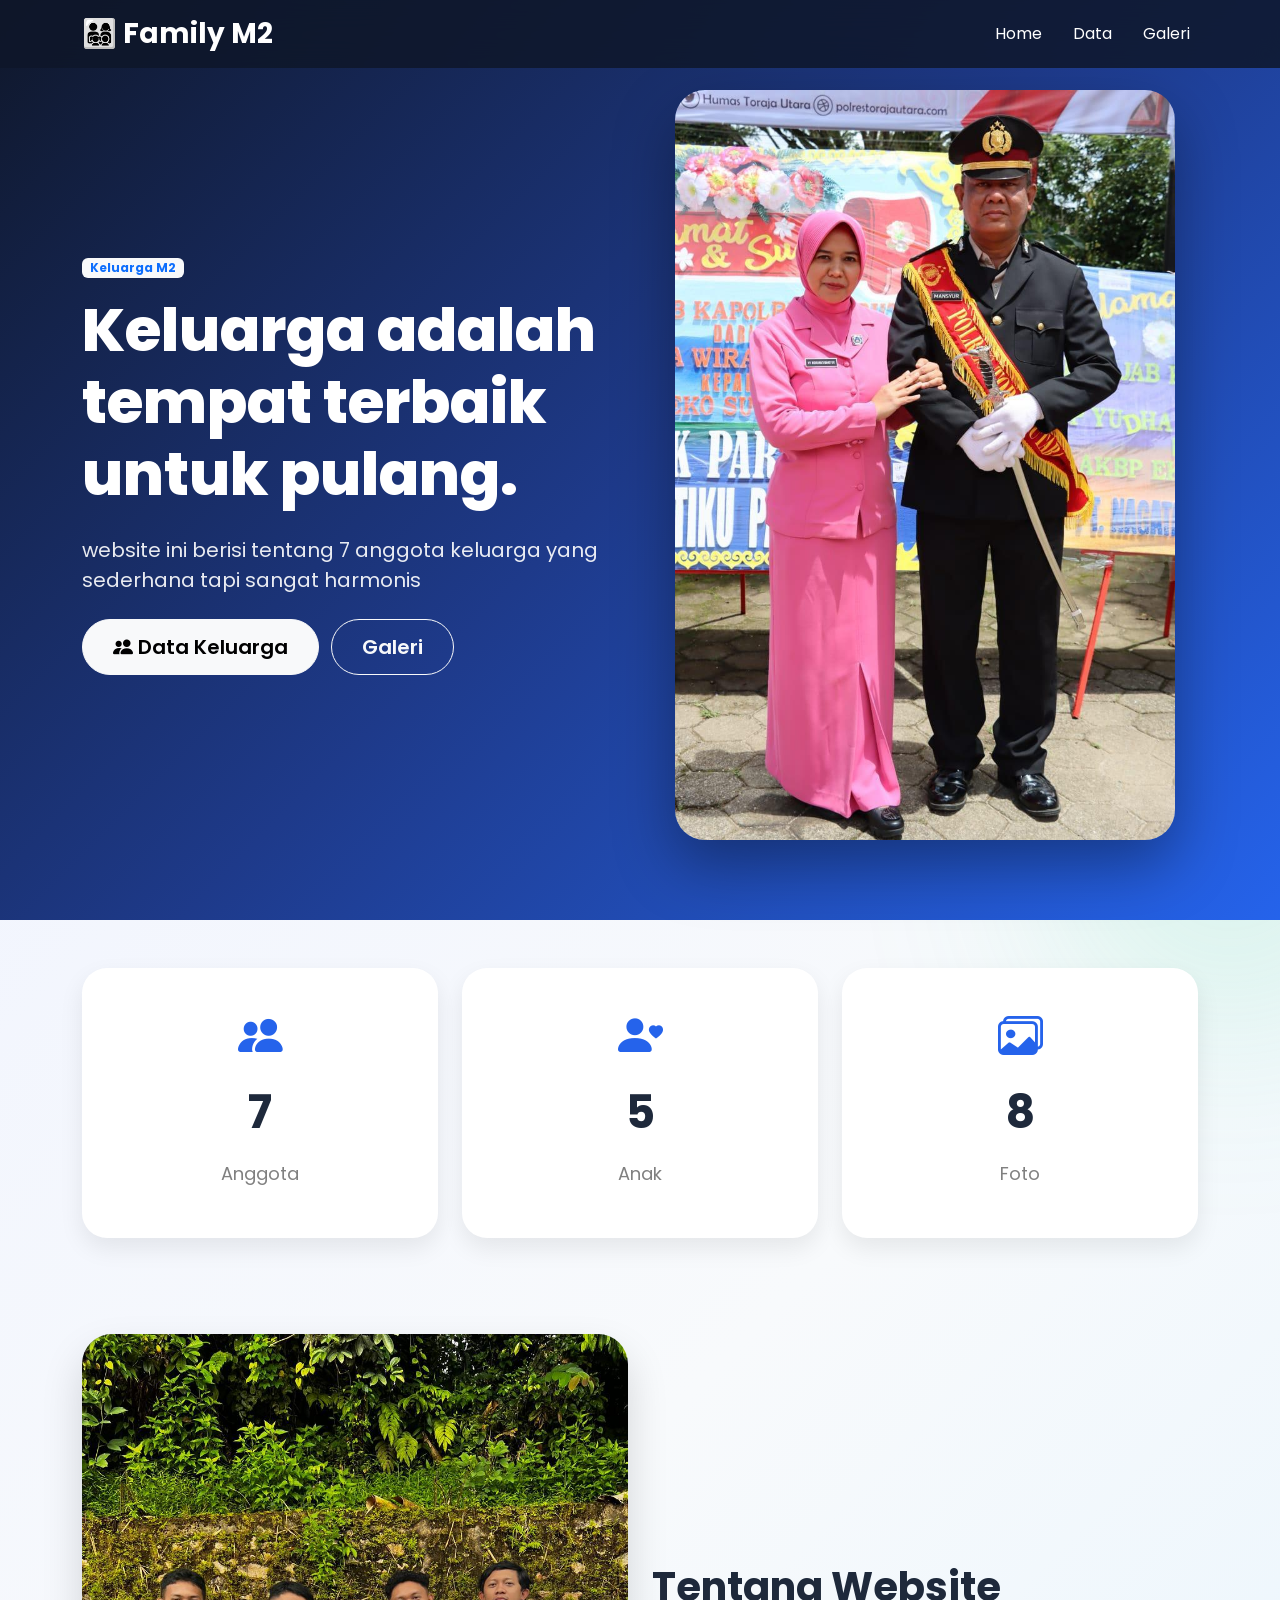
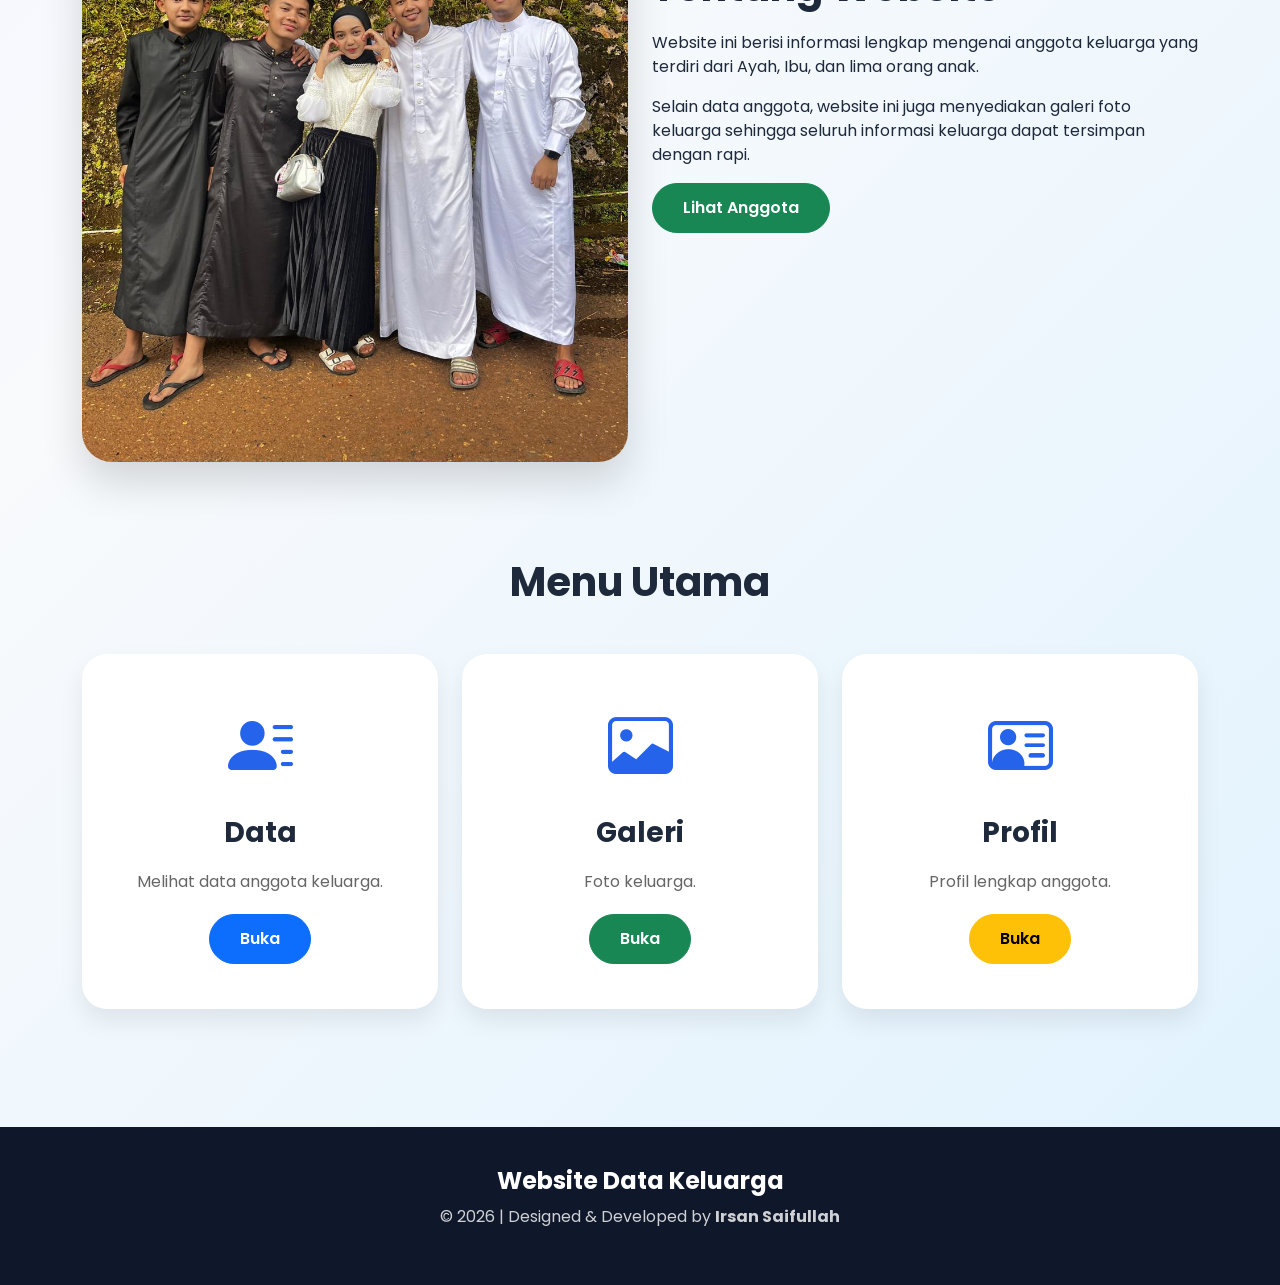
<file: index.html>
<!DOCTYPE html>
<html lang="id">

<head>

<meta charset="UTF-8">

<meta name="viewport"
content="width=device-width, initial-scale=1.0">

<title>Website Data Keluarga</title>

<!-- Bootstrap -->

<link href="https://cdn.jsdelivr.net/npm/bootstrap@5.3.3/dist/css/bootstrap.min.css" rel="stylesheet">

<!-- Bootstrap Icon -->

<link rel="stylesheet"
href="https://cdn.jsdelivr.net/npm/bootstrap-icons@1.11.3/font/bootstrap-icons.min.css">

<!-- Google Font -->

<link rel="preconnect"
href="https://fonts.googleapis.com">

<link rel="preconnect"
href="https://fonts.gstatic.com"
crossorigin>

<link href="https://fonts.googleapis.com/css2?family=Poppins:wght@300;400;500;600;700;800&display=swap"
rel="stylesheet">

<!-- CSS -->

<link rel="stylesheet"
href="css/style.css">

</head>

<body>

<!-- ================= NAVBAR ================= -->

<nav class="navbar navbar-expand-lg navbar-dark fixed-top">

<div class="container">

<a class="navbar-brand fw-bold"
href="#">

👨‍👩‍👧‍👦 Family M2

</a>

<button
class="navbar-toggler"
type="button"
data-bs-toggle="collapse"
data-bs-target="#menu">

<span class="navbar-toggler-icon"></span>

</button>

<div
class="collapse navbar-collapse"
id="menu">

<ul class="navbar-nav ms-auto">

<li class="nav-item">

<a class="nav-link active"
href="index.html">

Home

</a>

</li>

<li class="nav-item">

<a class="nav-link"
href="data.html">

Data

</a>

</li>

<li class="nav-item">

<a class="nav-link"
href="galeri.html">

Galeri

</a>

</li>

</ul>

</div>

</div>

</nav>

<!-- ================= HERO ================= -->

<section class="hero">

<div class="container">

<div class="row align-items-center">

<div class="col-lg-6">

<span class="badge bg-light text-primary mb-3">

Keluarga M2

</span>

<h1>

Keluarga adalah

tempat terbaik

untuk pulang.

</h1>

<p>

website ini berisi tentang 7 anggota keluarga yang sederhana tapi sangat harmonis

</p>

<div class="mt-4">

<a
href="data.html"
class="btn btn-light btn-lg">

<i class="bi bi-people-fill"></i>

Data Keluarga

</a>

<a
href="galeri.html"
class="btn btn-outline-light btn-lg ms-2">

Galeri

</a>

</div>

</div>

<div class="col-lg-6 text-center">

<img
src="images/galeri(2).jpeg"
class="hero-image">

</div>

</div>

</div>

</section>

<!-- ================= STATISTIK ================= -->

<section class="container py-5">

<div class="row g-4">

<div class="col-md-4">

<div class="stat-box">

<i class="bi bi-people-fill"></i>

<h2>

7

</h2>

<p>

Anggota

</p>

</div>

</div>

<div class="col-md-4">

<div class="stat-box">

<i class="bi bi-person-heart"></i>

<h2>

5

</h2>

<p>

Anak

</p>

</div>

</div>

<div class="col-md-4">

<div class="stat-box">

<i class="bi bi-images"></i>

<h2>

8

</h2>

<p>

Foto

</p>

</div>

</div>

</div>

</section>

<!-- ================= TENTANG ================= -->

<section class="container py-5">

<div class="row align-items-center">

<div class="col-lg-6">

<img
src="images/galeri(1).jpeg"
class="about-img">

</div>

<div class="col-lg-6">

<h2>

Tentang Website

</h2>

<p>

Website ini berisi informasi lengkap mengenai anggota keluarga yang terdiri dari Ayah, Ibu, dan lima orang anak.

</p>

<p>

Selain data anggota, website ini juga menyediakan galeri foto keluarga sehingga seluruh informasi keluarga dapat tersimpan dengan rapi.

</p>

<a
href="data.html"
class="btn btn-success">

Lihat Anggota

</a>

</div>

</div>

</section>

<!-- ================= MENU ================= -->

<section class="container py-5">

<h2 class="text-center mb-5">

Menu Utama

</h2>

<div class="row g-4">

<div class="col-lg-4">

<div class="menu-card">

<i class="bi bi-person-lines-fill"></i>

<h3>

Data

</h3>

<p>

Melihat data anggota keluarga.

</p>

<a
href="data.html"
class="btn btn-primary">

Buka

</a>

</div>

</div>

<div class="col-lg-4">

<div class="menu-card">

<i class="bi bi-image"></i>

<h3>

Galeri

</h3>

<p>

Foto keluarga.

</p>

<a
href="galeri.html"
class="btn btn-success">

Buka

</a>

</div>

</div>

<div class="col-lg-4">

<div class="menu-card">

<i class="bi bi-person-vcard"></i>

<h3>

Profil

</h3>

<p>

Profil lengkap anggota.

</p>

<a
href="data.html"
class="btn btn-warning">

Buka

</a>

</div>

</div>

</div>

</section>

<footer>

<h4>Website Data Keluarga</h4>

<p>
© 2026 | Designed & Developed by
<strong>Irsan Saifullah</strong>
</p>

</footer>

<script src="https://cdn.jsdelivr.net/npm/bootstrap@5.3.3/dist/js/bootstrap.bundle.min.js"></script>

</body>

</html>
</file>
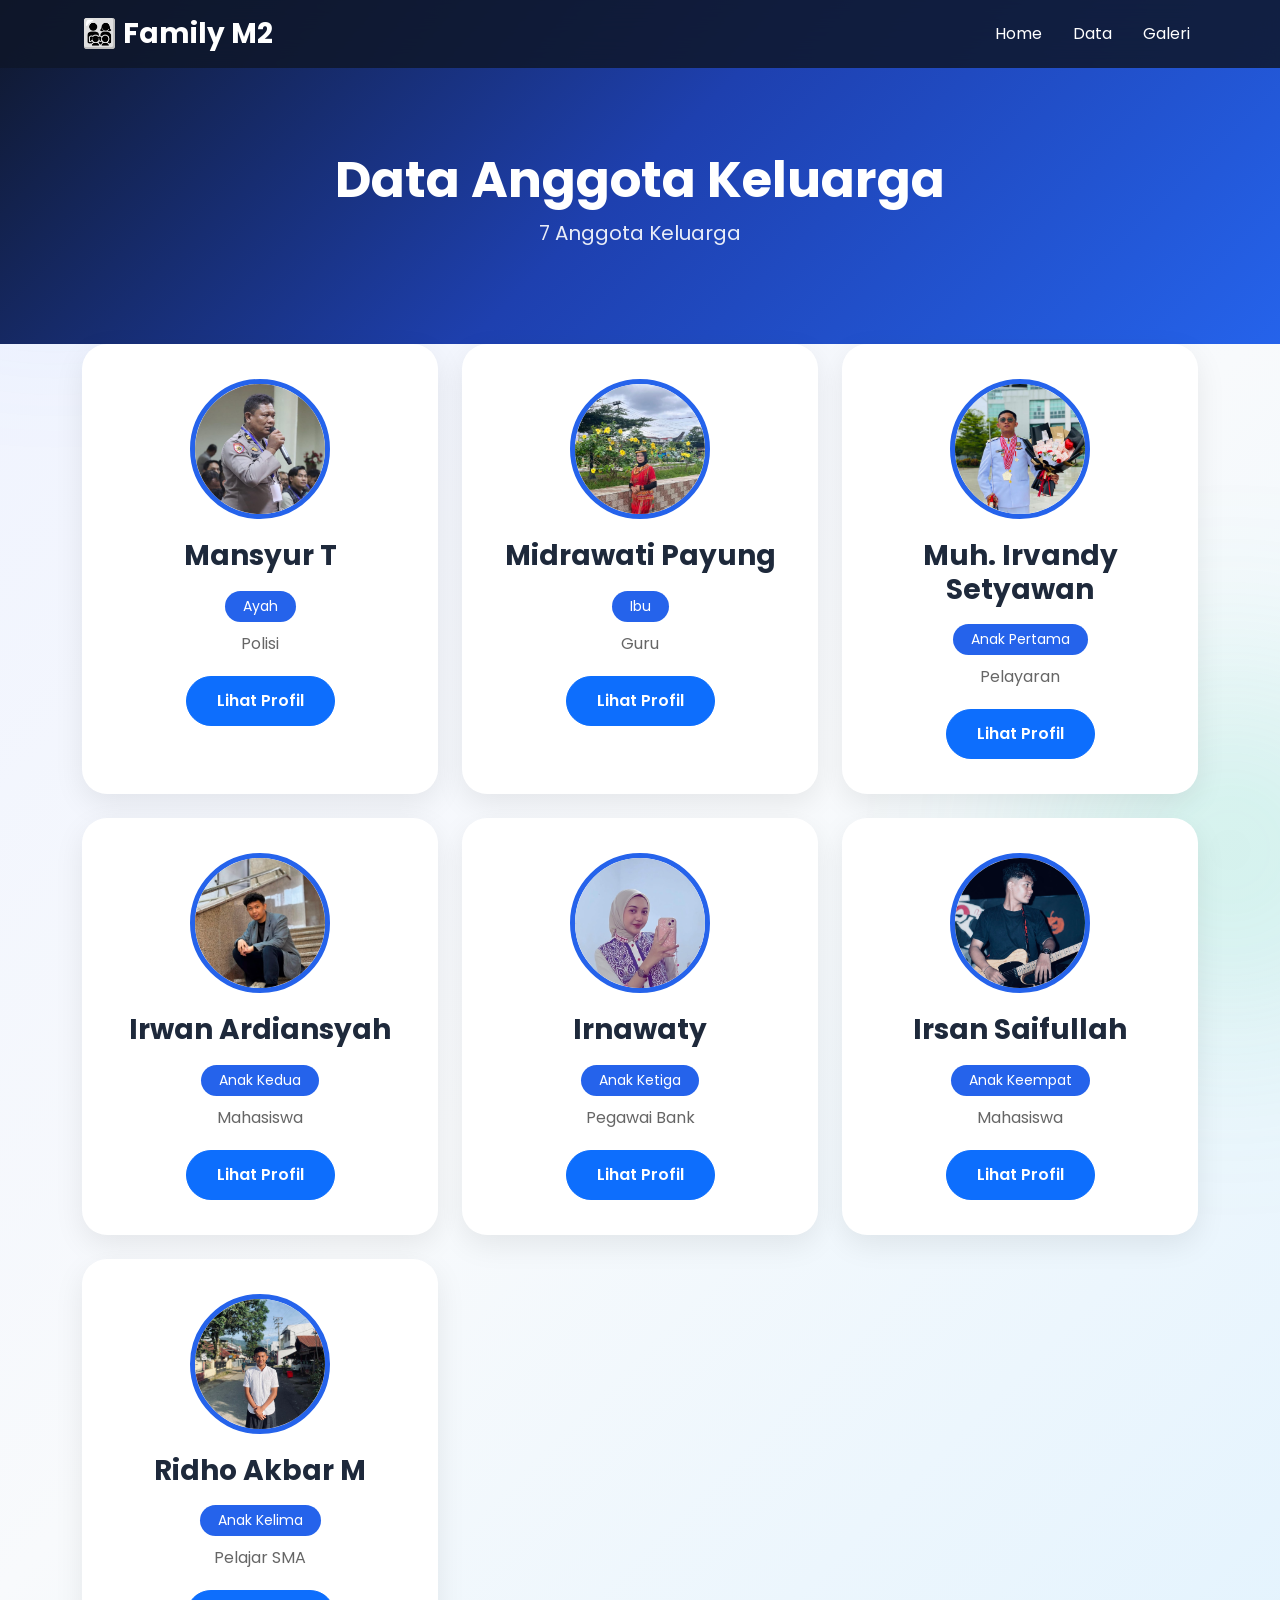
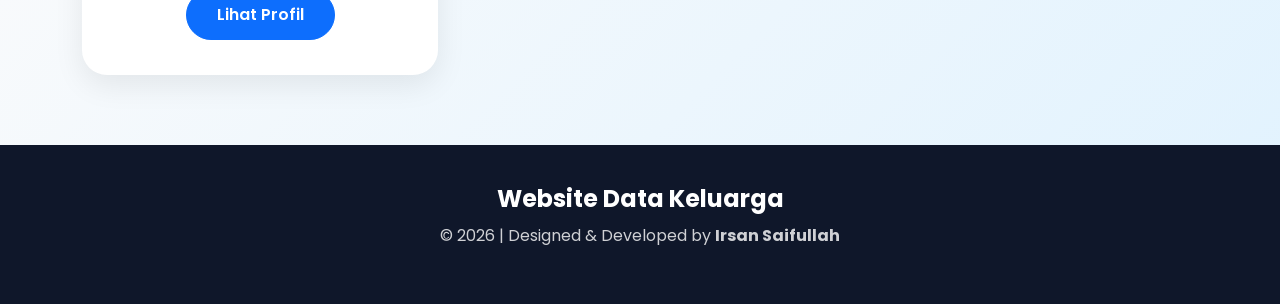
<file: data.html>
<!DOCTYPE html>
<html lang="id">

<head>

    <meta charset="UTF-8">
    <meta name="viewport" content="width=device-width, initial-scale=1.0">

    <title>Data Anggota Keluarga</title>

    <!-- Bootstrap -->

    <link href="https://cdn.jsdelivr.net/npm/bootstrap@5.3.3/dist/css/bootstrap.min.css" rel="stylesheet">

    <!-- Bootstrap Icons -->

    <link rel="stylesheet"
        href="https://cdn.jsdelivr.net/npm/bootstrap-icons@1.11.3/font/bootstrap-icons.min.css">

    <!-- Google Font -->

    <link rel="preconnect" href="https://fonts.googleapis.com">

    <link rel="preconnect" href="https://fonts.gstatic.com" crossorigin>

    <link href="https://fonts.googleapis.com/css2?family=Poppins:wght@300;400;500;600;700&display=swap"
        rel="stylesheet">

    <link rel="stylesheet" href="css/style.css">

</head>

<body>

<!-- ================= NAVBAR ================= -->

<nav class="navbar navbar-expand-lg navbar-dark fixed-top">

    <div class="container">

        <a class="navbar-brand fw-bold" href="index.html">

            👨‍👩‍👧‍👦 Family M2

        </a>

        <button
            class="navbar-toggler"
            type="button"
            data-bs-toggle="collapse"
            data-bs-target="#menu">

            <span class="navbar-toggler-icon"></span>

        </button>

        <div class="collapse navbar-collapse" id="menu">

            <ul class="navbar-nav ms-auto">

                <li class="nav-item">

                    <a class="nav-link" href="index.html">

                        Home

                    </a>

                </li>

                <li class="nav-item">

                    <a class="nav-link active" href="data.html">

                        Data

                    </a>

                </li>

                <li class="nav-item">

                    <a class="nav-link" href="galeri.html">

                        Galeri

                    </a>

                </li>

            </ul>

        </div>

    </div>

</nav>

<!-- ================= HEADER ================= -->

<section class="page-header">

<div class="container text-center">

<h1>

Data Anggota Keluarga

</h1>

<p>

7 Anggota Keluarga

</p>

</div>

</section>



<!-- ================= CARD ================= -->

<div class="container">

<div class="row g-4">

<!-- AYAH -->

<div class="col-lg-4 col-md-6">

<div class="family-card">

<img src="images/galeri (8).jpeg">

<h3>Mansyur T</h3>

<span>Ayah</span>

<p>Polisi   </p>

<a href="detail.html?id=1"
class="btn btn-primary">

Lihat Profil

</a>

</div>

</div>

<!-- IBU -->

<div class="col-lg-4 col-md-6">

<div class="family-card">

<img src="images/galeri (5).jpeg">

<h3>Midrawati Payung</h3>

<span>Ibu</span>

<p>Guru</p>

<a href="detail.html?id=2"
class="btn btn-primary">

Lihat Profil

</a>

</div>

</div>

<!-- ANAK 1 -->

<div class="col-lg-4 col-md-6">

<div class="family-card">

<img src="images/galeri (14).jpeg">

<h3>Muh. Irvandy Setyawan</h3>

<span>Anak Pertama</span>

<p>Pelayaran</p>

<a href="detail.html?id=3"
class="btn btn-primary">

Lihat Profil

</a>

</div>

</div>

<!-- ANAK 2 -->

<div class="col-lg-4 col-md-6">

<div class="family-card">

<img src="images/galeri (21).jpeg">

<h3>Irwan Ardiansyah</h3>

<span>Anak Kedua</span>

<p>Mahasiswa</p>

<a href="detail.html?id=4"
class="btn btn-primary">

Lihat Profil

</a>

</div>

</div>

<!-- ANAK 3 -->

<div class="col-lg-4 col-md-6">

<div class="family-card">

<img src="images/galeri.jpeg">

<h3>Irnawaty</h3>

<span>Anak Ketiga</span>

<p>Pegawai Bank</p>

<a href="detail.html?id=5"
class="btn btn-primary">

Lihat Profil

</a>

</div>

</div>

<!-- ANAK 4 -->

<div class="col-lg-4 col-md-6">

<div class="family-card">

<img src="images/galeri (22).jpeg">

<h3>Irsan Saifullah</h3>

<span>Anak Keempat</span>

<p>Mahasiswa</p>

<a href="detail.html?id=6"
class="btn btn-primary">

Lihat Profil

</a>

</div>

</div>

<!-- ANAK 5 -->

<div class="col-lg-4 col-md-6">

<div class="family-card">

<img src="images/galeri (23).jpeg">

<h3>Ridho Akbar M</h3>

<span>Anak Kelima</span>

<p>Pelajar SMA</p>

<a href="detail.html?id=7"
class="btn btn-primary">

Lihat Profil

</a>

</div>

</div>

</div>

</div>
<footer>

<h4>Website Data Keluarga</h4>

<p>
© 2026 | Designed & Developed by
<strong>Irsan Saifullah</strong>
</p>

</footer>

<script src="https://cdn.jsdelivr.net/npm/bootstrap@5.3.3/dist/js/bootstrap.bundle.min.js"></script>

</body>

</html>
</file>
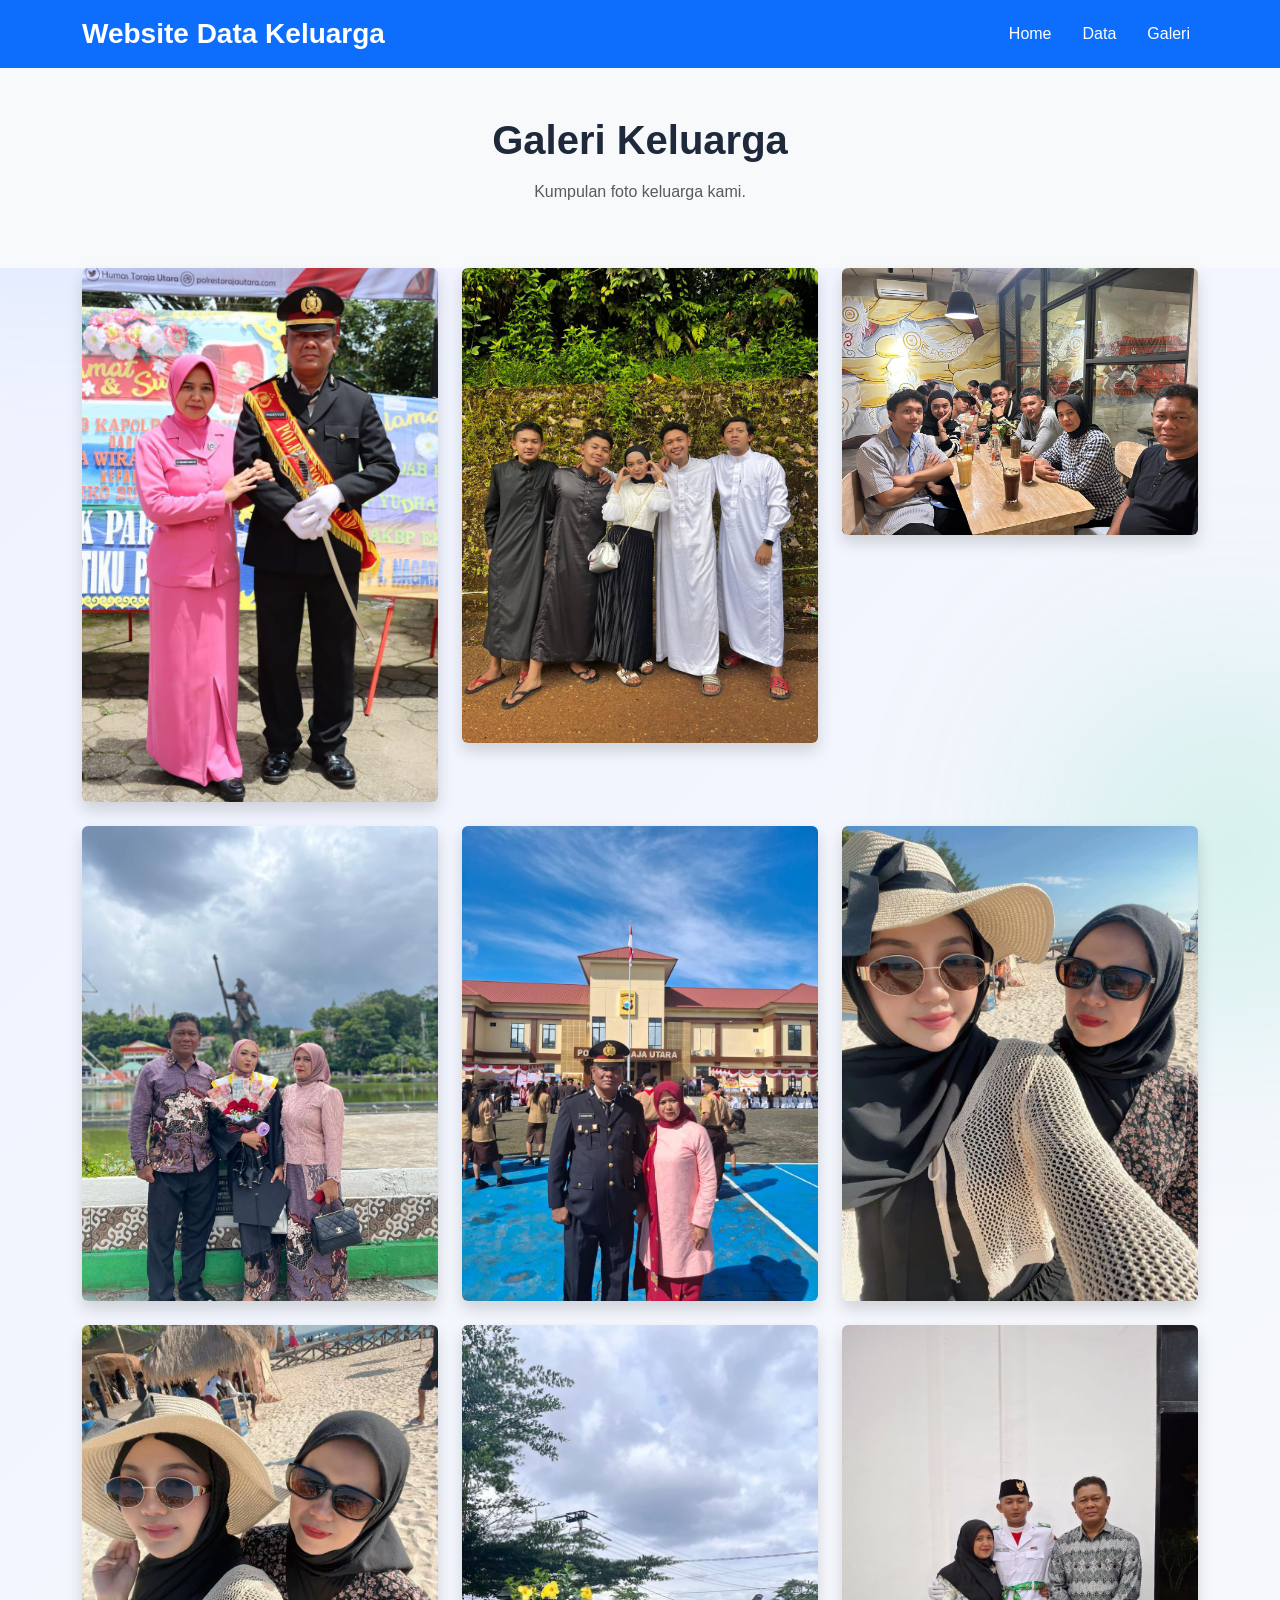
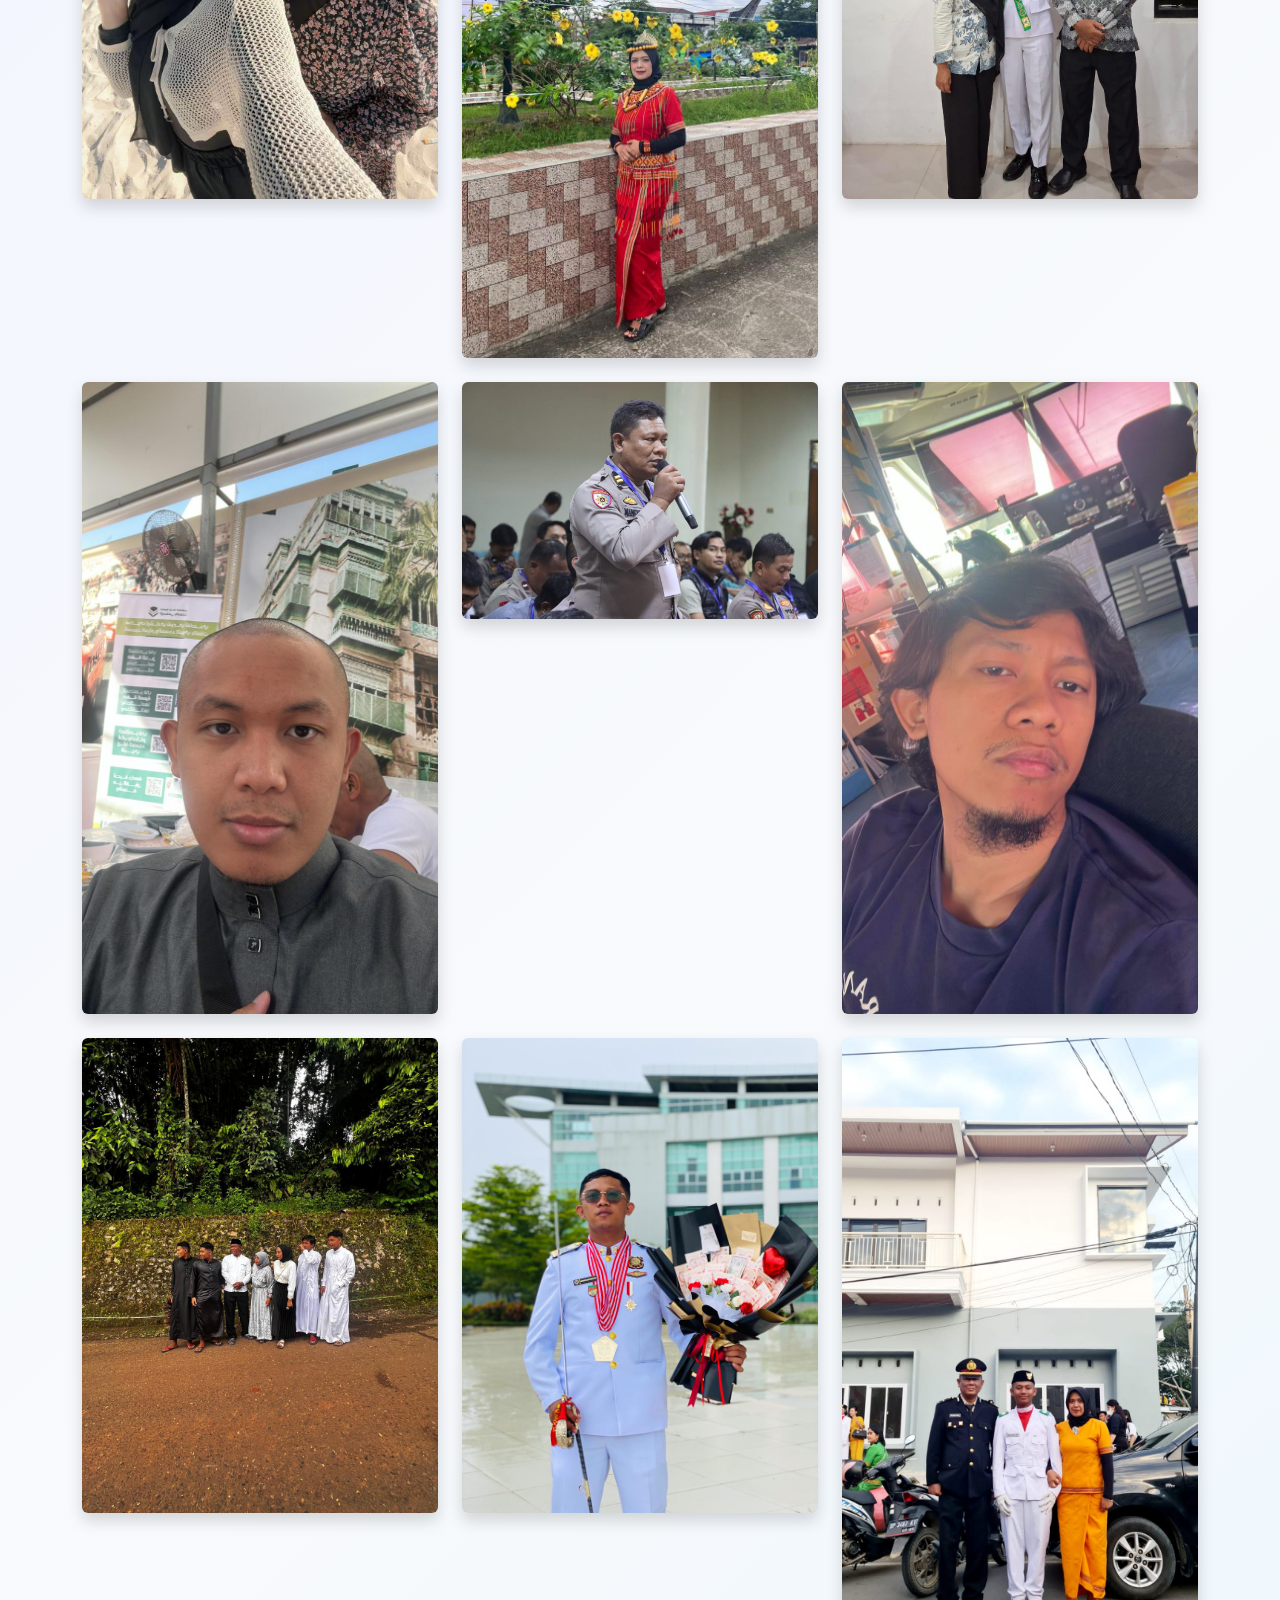
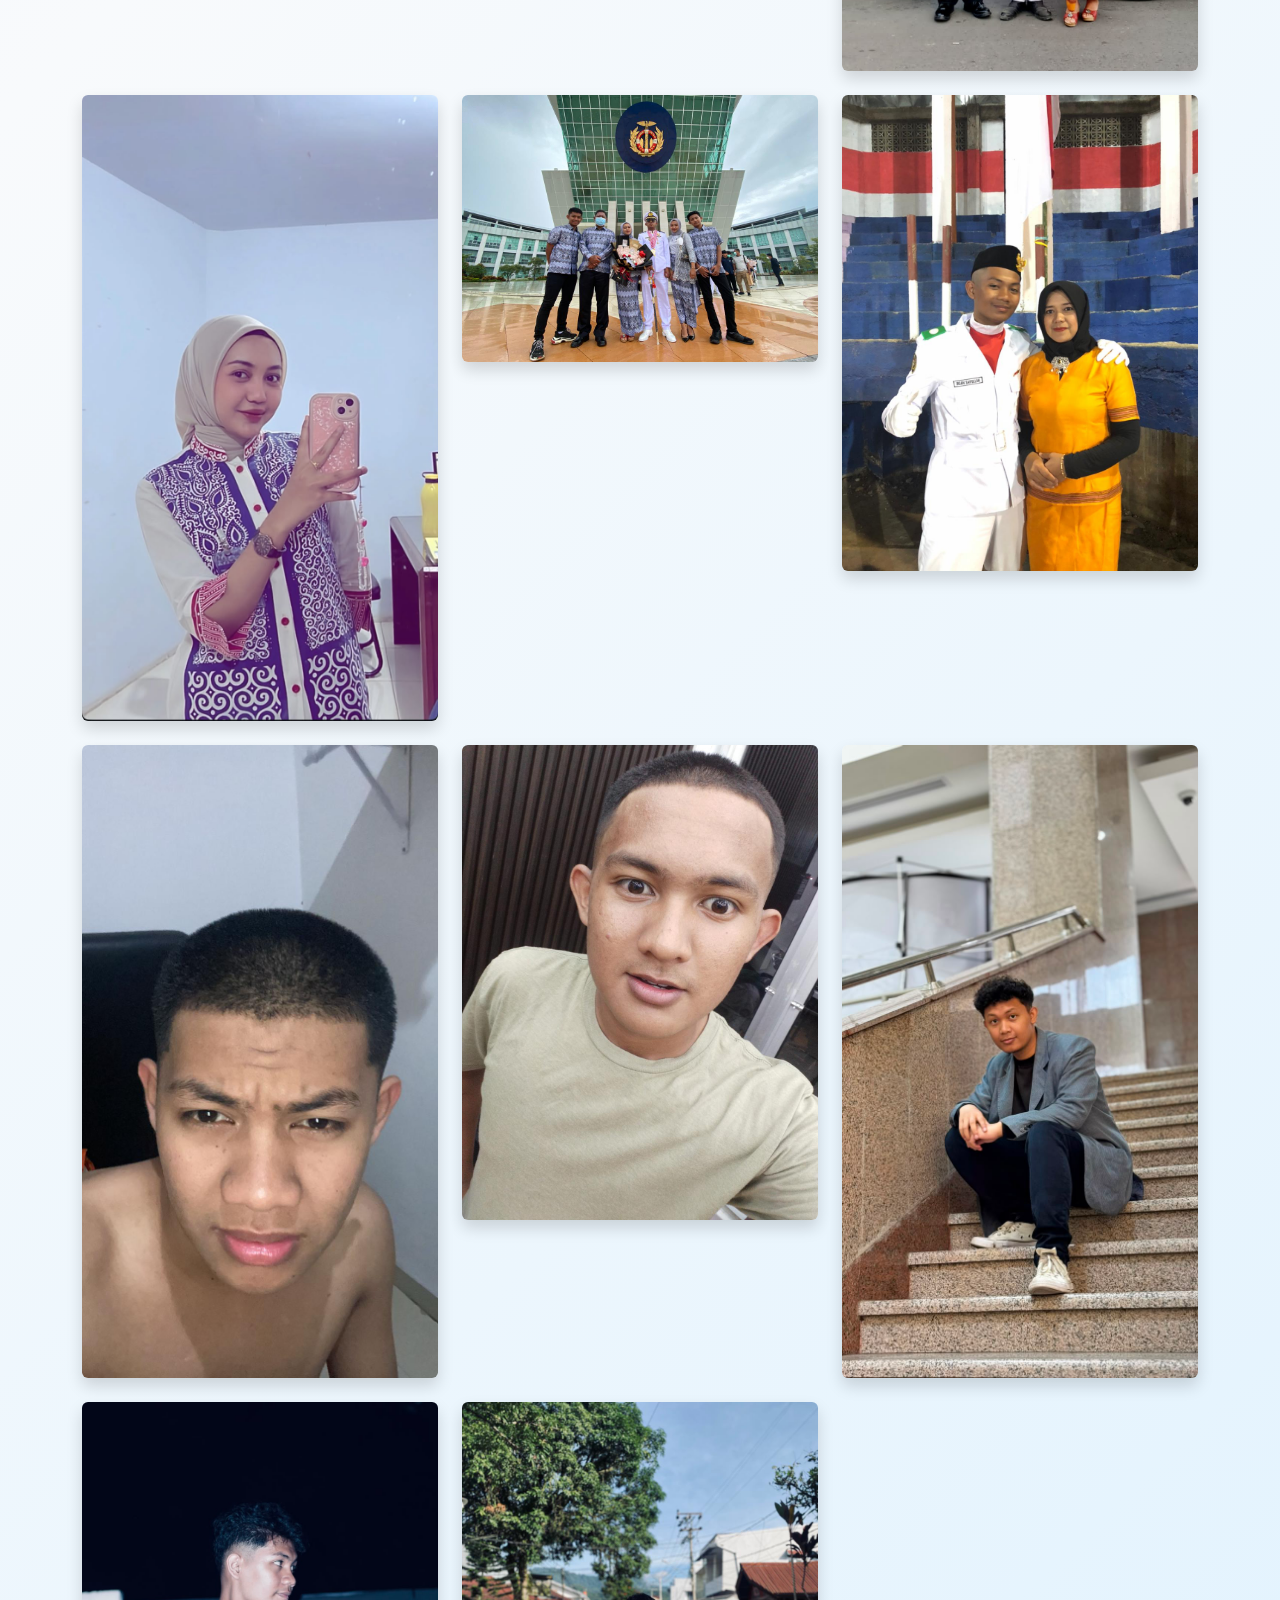
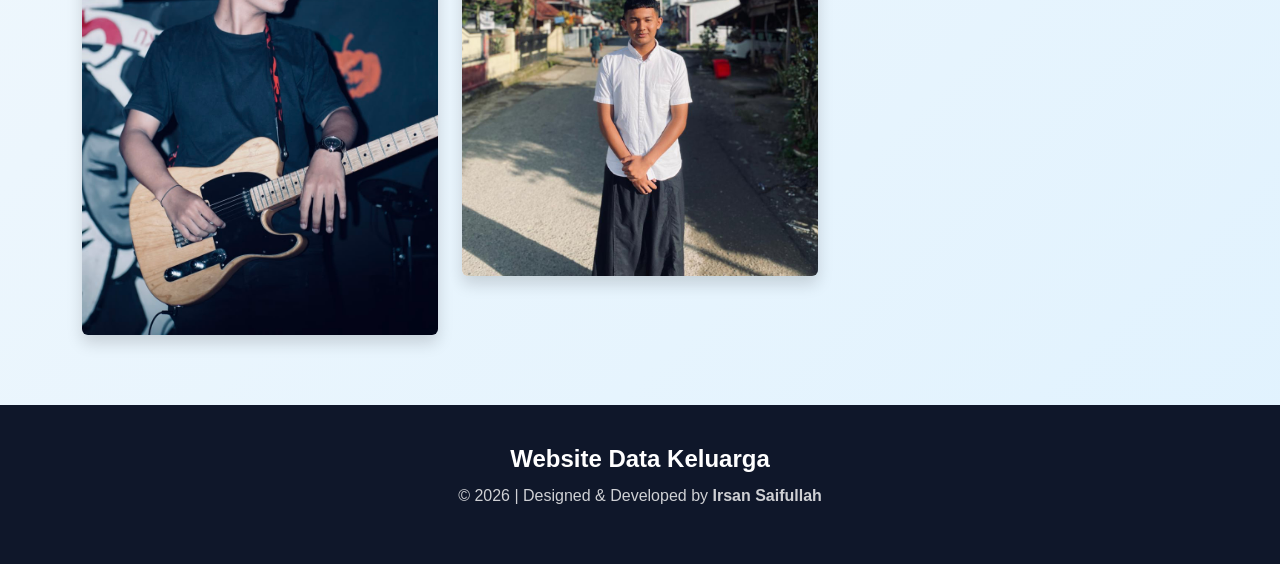
<file: galeri.html>
<!DOCTYPE html>
<html lang="id">

<head>

<meta charset="UTF-8">

<meta name="viewport" content="width=device-width, initial-scale=1.0">

<title>Galeri Keluarga</title>

<link href="https://cdn.jsdelivr.net/npm/bootstrap@5.3.3/dist/css/bootstrap.min.css" rel="stylesheet">

<link rel="stylesheet" href="css/style.css">

</head>

<body>

<!-- Navbar -->

<nav class="navbar navbar-expand-lg navbar-dark bg-primary">

<div class="container">

<a class="navbar-brand fw-bold" href="index.html">

Website Data Keluarga

</a>

<button class="navbar-toggler"
type="button"
data-bs-toggle="collapse"
data-bs-target="#menu">

<span class="navbar-toggler-icon"></span>

</button>

<div class="collapse navbar-collapse" id="menu">

<ul class="navbar-nav ms-auto">

<li class="nav-item">
<a class="nav-link" href="index.html">Home</a>
</li>

<li class="nav-item">
<a class="nav-link" href="data.html">Data</a>
</li>

<li class="nav-item">
<a class="nav-link active" href="galeri.html">Galeri</a>
</li>

</ul>

</div>

</div>

</nav>

<!-- Judul -->

<section class="py-5 bg-light">

<div class="container">

<h1 class="text-center fw-bold mb-3">

Galeri Keluarga

</h1>

<p class="text-center text-muted">

Kumpulan foto keluarga kami.

</p>

</div>

</section>

<!-- Galeri -->

<div class="container mb-5">

<div class="row g-4">


<div class="col-lg-4 col-md-6">

<img src="images/galeri(2).jpeg"
class="img-fluid rounded shadow gallery">

</div>

<div class="col-lg-4 col-md-6">

<img src="images/galeri(1).jpeg"
class="img-fluid rounded shadow gallery">

</div>

<div class="col-lg-4 col-md-6">

<img src="images/galeri (10).jpeg"
class="img-fluid rounded shadow gallery">

</div>

<div class="col-lg-4 col-md-6">

<img src="images/galeri (11).jpeg"
class="img-fluid rounded shadow gallery">

</div>

<div class="col-lg-4 col-md-6">

<img src="images/galeri (12).jpeg"
class="img-fluid rounded shadow gallery">

</div>

<div class="col-lg-4 col-md-6">

<img src="images/galeri (3).jpeg"
class="img-fluid rounded shadow gallery">

</div>

<div class="col-lg-4 col-md-6">

<img src="images/galeri (4).jpeg"
class="img-fluid rounded shadow gallery">

</div>

<div class="col-lg-4 col-md-6">

<img src="images/galeri (5).jpeg"
class="img-fluid rounded shadow gallery">

</div>

<div class="col-lg-4 col-md-6">

<img src="images/galeri (6).jpeg"
class="img-fluid rounded shadow gallery">

</div>

<div class="col-lg-4 col-md-6">

<img src="images/galeri (7).jpeg"
class="img-fluid rounded shadow gallery">

</div>

<div class="col-lg-4 col-md-6">

<img src="images/galeri (8).jpeg"
class="img-fluid rounded shadow gallery">

</div>

<div class="col-lg-4 col-md-6">

<img src="images/galeri (9).jpeg"
class="img-fluid rounded shadow gallery">

</div>

<div class="col-lg-4 col-md-6">

<img src="images/galeri (13).jpeg"
class="img-fluid rounded shadow gallery">

</div>

<div class="col-lg-4 col-md-6">

<img src="images/galeri (14).jpeg"
class="img-fluid rounded shadow gallery">

</div>

<div class="col-lg-4 col-md-6">

<img src="images/galeri (16).jpeg"
class="img-fluid rounded shadow gallery">

</div>

<div class="col-lg-4 col-md-6">

<img src="images/galeri.jpeg"
class="img-fluid rounded shadow gallery">

</div>

<div class="col-lg-4 col-md-6">

<img src="images/galeri (15).jpeg"
class="img-fluid rounded shadow gallery">

</div>

<div class="col-lg-4 col-md-6">

<img src="images/galeri (17).jpeg"
class="img-fluid rounded shadow gallery">

</div>

<div class="col-lg-4 col-md-6">

<img src="images/galeri (18).jpeg"
class="img-fluid rounded shadow gallery">

</div>

<div class="col-lg-4 col-md-6">

<img src="images/galeri (19).jpeg"
class="img-fluid rounded shadow gallery">

</div>

<div class="col-lg-4 col-md-6">

<img src="images/galeri (21).jpeg"
class="img-fluid rounded shadow gallery">

</div>

<div class="col-lg-4 col-md-6">

<img src="images/galeri (22).jpeg"
class="img-fluid rounded shadow gallery">

</div>
<div class="col-lg-4 col-md-6">

<img src="images/galeri (23).jpeg"
class="img-fluid rounded shadow gallery">

</div>

</div>

</div>

<footer>

<h4>Website Data Keluarga</h4>

<p>
© 2026 | Designed & Developed by
<strong>Irsan Saifullah</strong>
</p>

</footer>

</body>

</html>
</file>
<file: css/style.css>
/* ==============================
   GOOGLE FONT
============================== */
*{
    margin:0;
    padding:0;
    box-sizing:border-box;
    font-family:'Poppins',sans-serif;
}

html{
    scroll-behavior:smooth;
}

body{
    font-family: 'Poppins', sans-serif;
    background: linear-gradient(135deg,#EEF2FF,#F8FAFC,#E0F2FE);
    color:#1E293B;
    overflow-x:hidden;
    position:relative;
}
/* ==============================
   NAVBAR
============================== */

.navbar{
    background:rgba(15,23,42,.85);
    backdrop-filter:blur(15px);
    transition:.4s;
}

.navbar-brand{
    font-size:28px;
}

.nav-link{
    color:white !important;
    margin-left:15px;
    transition:.3s;
}

.nav-link:hover{
    color:#38BDF8 !important;
}

/* ==============================
   HERO
============================== */

.hero{

    min-height:100vh;

    display:flex;

    align-items:center;

    background:
    linear-gradient(
    135deg,
    #0F172A,
    #1E3A8A,
    #2563EB);

    color:white;

    padding-top:90px;

}

.hero h1{

    font-size:60px;

    font-weight:800;

    line-height:1.2;

}

.hero p{

    margin-top:25px;

    font-size:20px;

    opacity:.9;

}

.hero-image{

    width:100%;

    max-width:500px;

    border-radius:30px;

    box-shadow:0 25px 60px rgba(0,0,0,.35);

    animation:float 4s ease-in-out infinite;

}

/* ==============================
   ANIMASI
============================== */

@keyframes float{

0%{

transform:translateY(0px);

}

50%{

transform:translateY(-15px);

}

100%{

transform:translateY(0px);

}

}

/* ==============================
   BUTTON
============================== */

.btn{

    border-radius:50px;

    padding:12px 30px;

    font-weight:600;

    transition:.4s;

}

.btn:hover{

    transform:translateY(-4px);

}

/* ==============================
   STATISTIK
============================== */

.stat-box{

    background:white;

    border-radius:25px;

    padding:35px;

    text-align:center;

    transition:.4s;

    box-shadow:0 10px 25px rgba(0,0,0,.08);

}

.stat-box:hover{

    transform:translateY(-12px);

    box-shadow:0 25px 45px rgba(0,0,0,.15);

}

.stat-box i{

    font-size:45px;

    color:#2563EB;

}

.stat-box h2{

    margin-top:15px;

    font-size:45px;

    font-weight:700;

}

.stat-box p{

    color:gray;

    font-size:18px;

}

/* ==============================
   ABOUT
============================== */

.about-img{

    width:100%;

    border-radius:30px;

    box-shadow:0 20px 40px rgba(0,0,0,.15);

}

section{

    padding-top:80px;

    padding-bottom:80px;

}

section h2{

    font-size:40px;

    font-weight:700;

    margin-bottom:20px;

}

/* ==============================
   MENU CARD
============================== */

.menu-card{

    background:white;

    padding:45px;

    border-radius:25px;

    text-align:center;

    transition:.4s;

    box-shadow:0 12px 25px rgba(0,0,0,.08);

    height:100%;

}

.menu-card:hover{

    transform:translateY(-15px);

    box-shadow:0 25px 45px rgba(0,0,0,.18);

}

.menu-card i{

    font-size:65px;

    color:#2563EB;

}

.menu-card h3{

    margin-top:20px;

    font-weight:700;

}

.menu-card p{

    color:#666;

    margin:20px 0;

}

/* ==============================
   FOOTER
============================== */

footer{

    background:#0F172A;

    color:white;

    text-align:center;

    padding:40px;

    margin-top:70px;

}

footer h4{

    font-weight:700;

}

footer p{

    margin-top:10px;

    opacity:.8;

}

/* ==============================
   RESPONSIVE
============================== */

@media(max-width:992px){

.hero{

text-align:center;

}

.hero h1{

font-size:42px;

}

.hero-image{

margin-top:40px;

}

}

@media(max-width:768px){

.hero h1{

font-size:34px;

}

.hero p{

font-size:17px;

}

section h2{

font-size:30px;

}

.menu-card{

padding:30px;

}

.stat-box{

padding:25px;

}

}

/* ===============================
   PAGE HEADER
================================ */

.page-header{

background:linear-gradient(135deg,#0F172A,#1E40AF,#2563EB);

color:white;

padding:150px 20px 80px;

text-align:center;

}

.page-header h1{

font-size:50px;

font-weight:700;

}

.page-header p{

font-size:20px;

opacity:.9;

}

/* ===============================
   FAMILY CARD
================================ */

.family-card{

background:white;

border-radius:25px;

padding:35px;

text-align:center;

box-shadow:0 10px 30px rgba(0,0,0,.08);

transition:.4s;

height:100%;

}

.family-card:hover{

transform:translateY(-12px);

box-shadow:0 25px 45px rgba(0,0,0,.18);

}

.family-card img{

width:140px;

height:140px;

object-fit:cover;

border-radius:50%;

border:5px solid #2563EB;

margin-bottom:20px;

}

.family-card h3{

font-weight:700;

}

.family-card span{

display:inline-block;

background:#2563EB;

color:white;

padding:5px 18px;

border-radius:50px;

margin:10px 0;

font-size:14px;

}

.family-card p{

color:#666;

margin-bottom:20px;

}

.form-control{

border-radius:50px;

padding:15px;

box-shadow:0 5px 15px rgba(0,0,0,.08);

border:none;

}

/* ==========================
   PROFILE
========================== */

.profile-card{

background:white;

padding:40px;

border-radius:25px;

text-align:center;

box-shadow:0 15px 35px rgba(0,0,0,.08);

margin-bottom:25px;

}

.profile-card img{

width:220px;

height:220px;

object-fit:cover;

border-radius:50%;

border:6px solid #2563EB;

margin-bottom:25px;

}

.profile-card h2{

font-weight:700;

margin-bottom:10px;

}

.profile-card p{

background:#2563EB;

color:white;

display:inline-block;

padding:8px 20px;

border-radius:30px;

}

/* ==========================
   DETAIL CARD
========================== */

.detail-card{

background:white;

padding:40px;

border-radius:25px;

box-shadow:0 15px 35px rgba(0,0,0,.08);

}

.detail-card table{

margin-top:20px;

}

.detail-card th{

width:220px;

color:#2563EB;

}

.detail-card td{

font-weight:500;

}
body::before{
    content:"";
    position:fixed;
    width:350px;
    height:350px;
    background:#60A5FA;
    border-radius:50%;
    filter:blur(120px);
    top:-120px;
    left:-120px;
    opacity:.25;
    z-index:-1;
}

body::after{
    content:"";
    position:fixed;
    width:300px;
    height:300px;
    background:#34D399;
    border-radius:50%;
    filter:blur(120px);
    bottom:-100px;
    right:-100px;
    opacity:.25;
    z-index:-1;
}
</file>
